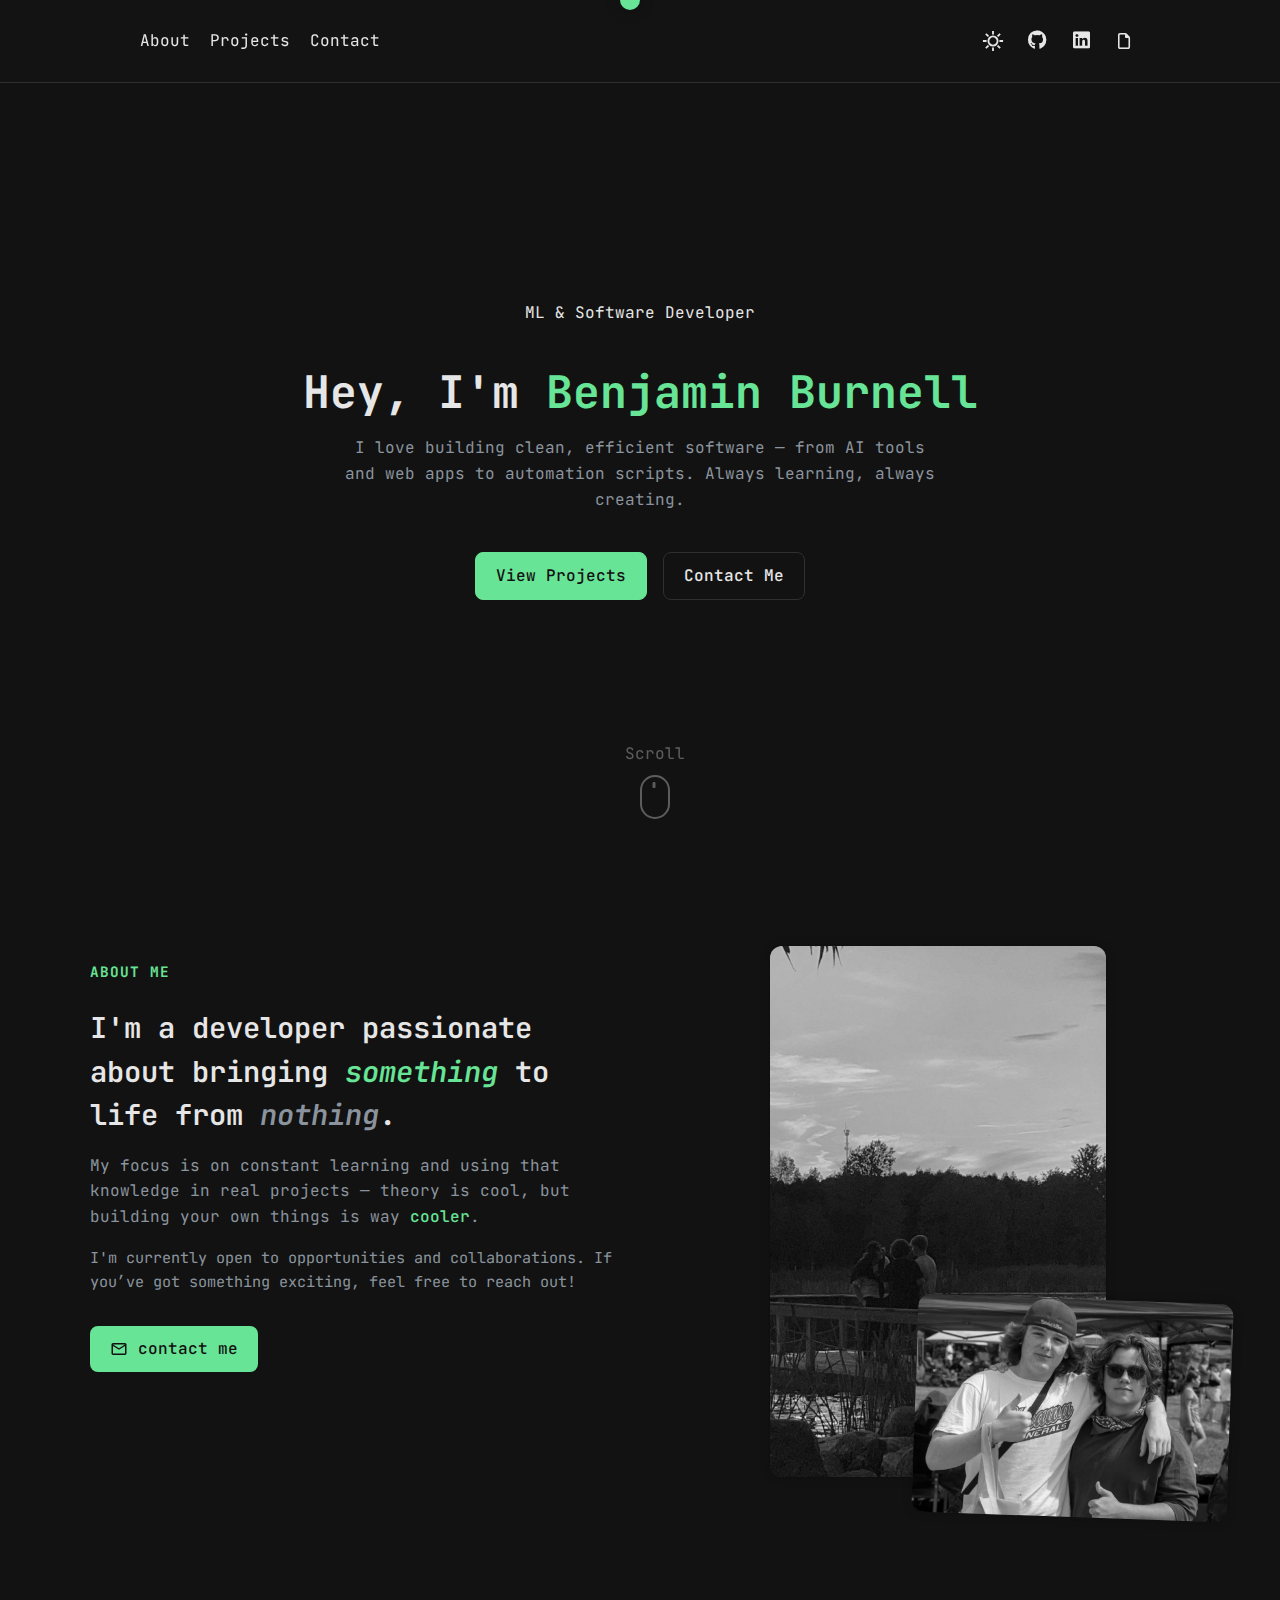
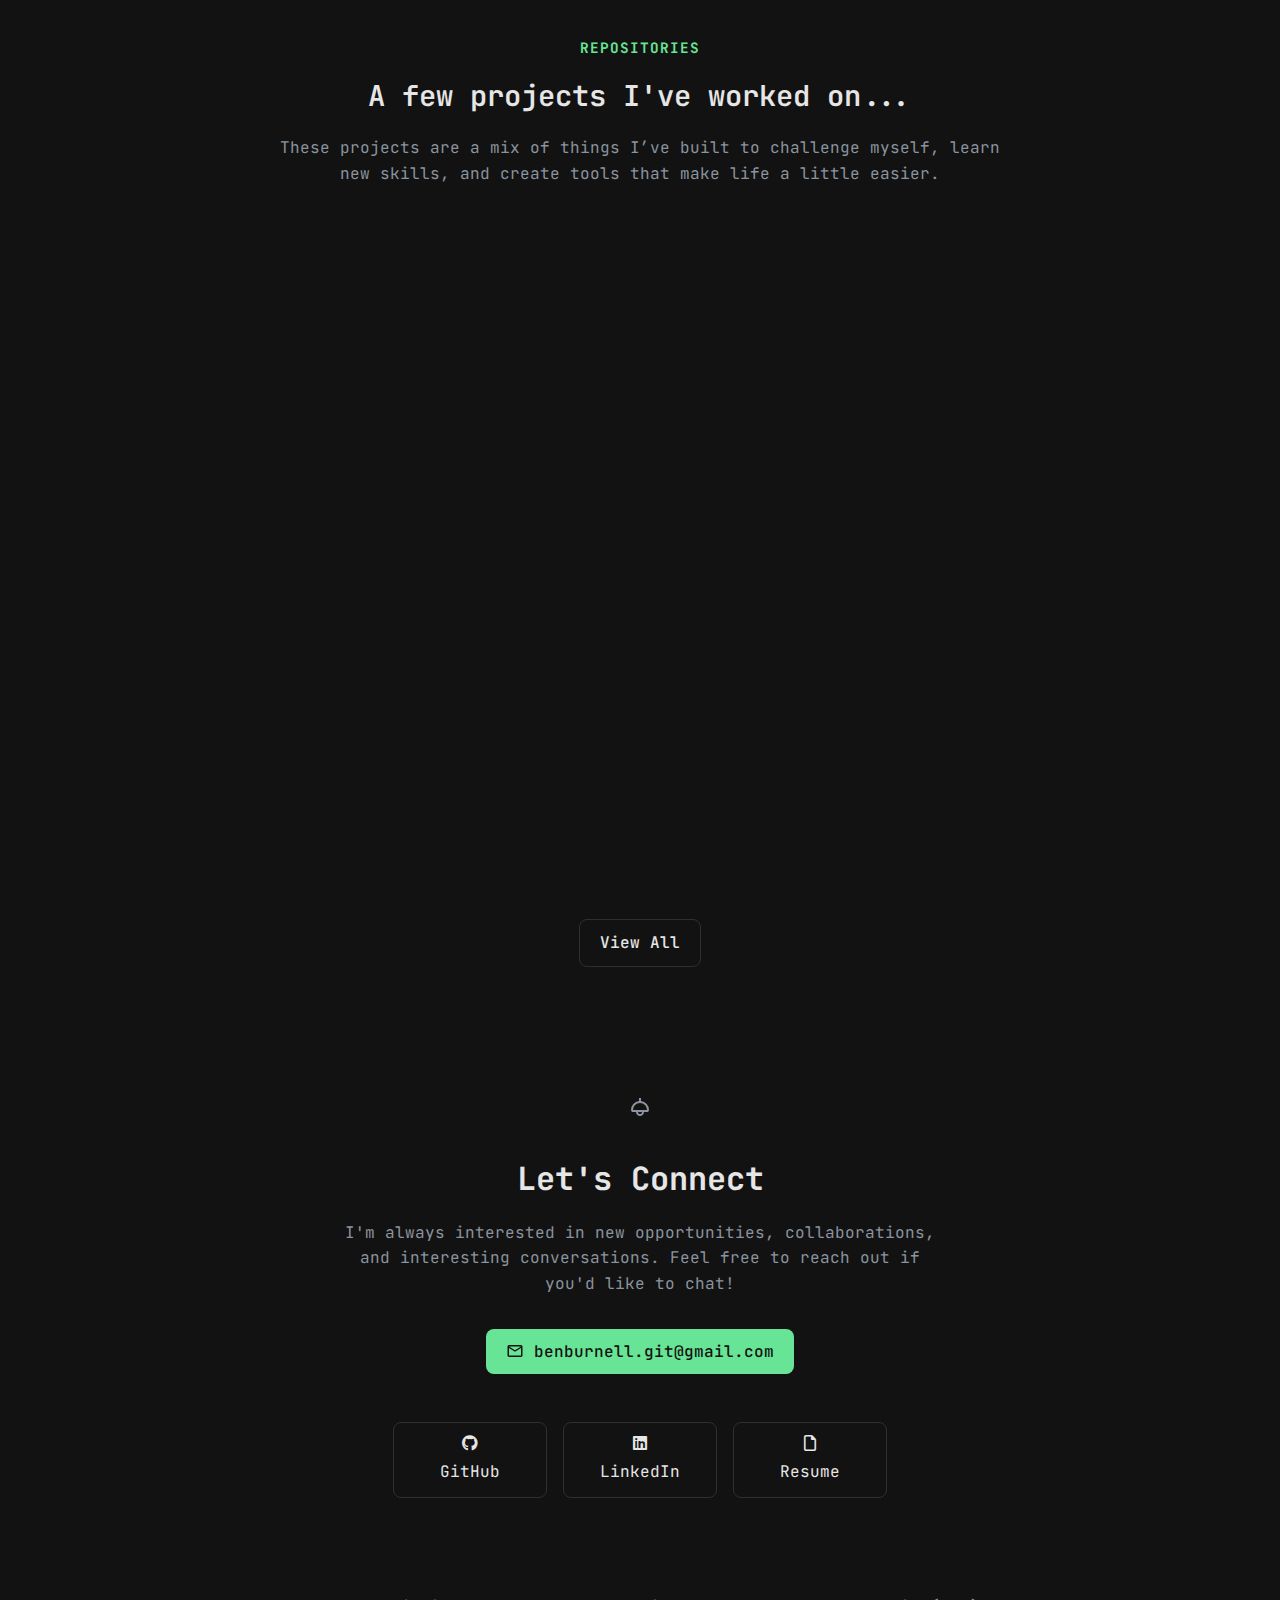
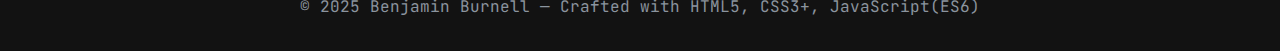
<file: index.html>
<!DOCTYPE html>
<html lang="en">
  <head>
    <meta charset="UTF-8" />
    <meta name="viewport" content="width=device-width, initial-scale=1.0" />
    <title>Benjamin Burnell</title>
    <link
      rel="stylesheet"
      href="https://cdnjs.cloudflare.com/ajax/libs/font-awesome/6.5.0/css/all.min.css"
    />
    <link
      href="https://fonts.googleapis.com/css2?family=Material+Symbols+Outlined"
      rel="stylesheet"
    />
    <link
      href="https://fonts.googleapis.com/css2?family=JetBrains+Mono:wght@400;500;600;700&display=swap"
      rel="stylesheet"
    />
    <link rel="stylesheet" href="style.css" />
  </head>
  <body>
    <!-- Loader -->
    <div id="loader">
      <div class="spinner"></div>
      <p>Loading portfolio...</p>
    </div>

    <header class="navbar hidden">
      <div id="navbar-Content">
        <!-- <h1>
        <span class="bracket">{</span> BenjaminBurnell
        <span class="bracket">}</span>
      </h1> -->
        <nav id="nav-Section-Links">
          <a href="#about">About</a>
          <a href="#projects">Projects</a>
          <a href="#contact">Contact</a>
        </nav>
        <nav class="nav-Buttons-Container">
          <button
            id="theme-toggle"
            class="toggle-btn"
            aria-label="Toggle Theme"
          >
            <!-- Default icon: Moon -->
            <svg
              id="moon-icon"
              xmlns="http://www.w3.org/2000/svg"
              width="22"
              height="22"
              viewBox="0 0 24 24"
              fill="var(--fg)"
            >
              <path d="M21 12.79A9 9 0 0 1 11.21 3 7 7 0 1 0 21 12.79Z" />
            </svg>
            <svg
              id="sun-icon"
              xmlns="http://www.w3.org/2000/svg"
              viewBox="0 -960 960 960"
              fill="var(--fg)"
            >
              <path
                d="M440-760v-160h80v160h-80Zm266 110-55-55 112-115 56 57-113 113Zm54 210v-80h160v80H760ZM440-40v-160h80v160h-80ZM254-652 140-763l57-56 113 113-56 54Zm508 512L651-255l54-54 114 110-57 59ZM40-440v-80h160v80H40Zm157 300-56-57 112-112 29 27 29 28-114 114Zm283-100q-100 0-170-70t-70-170q0-100 70-170t170-70q100 0 170 70t70 170q0 100-70 170t-170 70Zm0-80q66 0 113-47t47-113q0-66-47-113t-113-47q-66 0-113 47t-47 113q0 66 47 113t113 47Zm0-160Z"
              />
            </svg>
          </button>
          <button
            class="social-btn"
            onclick="window.open('https://github.com/benjaminburnell')"
          >
            <i class="fa-brands fa-github" style="font-size: 1.2rem"></i>
          </button>

          <button
            class="social-btn"
            onclick="window.open('https://www.linkedin.com/in/benjaminburnell')"
            target="_blank"
          >
            <i class="fa-brands fa-linkedin" style="font-size: 1.2rem"></i>
          </button>
          <button
            class="social-btn"
            style="padding: 6px 10px"
            id="download-resume"
          >
            <i class="fa-regular fa-file" style="font-size: 1rem"></i>
          </button>
        </nav>
      </div>
    </header>

    <section id="hero" class="hero-section hidden">
      <div class="hero-content">
        <div id="hero-tags">
          <div class="hero-tag">ML & Software Developer</div>
        </div>
        <h1>Hey, I'm <span class="accent">Benjamin Burnell</span></h1>
        <p>
          I love building clean, efficient software — from AI tools and web apps
          to automation scripts. Always learning, always creating.
        </p>

        <div class="hero-buttons">
          <a href="#projects" class="btn-primary"> View Projects </a>
          <a href="#contact" class="btn-secondary"> Contact Me </a>
        </div>
        <div class="scroll-downs">
          <div class="mousey">
            <span>Scroll</span>
            <div class="scroller"></div>
          </div>
        </div>
      </div>
    </section>

    <section id="about" class="about-section hidden">
      <div class="about-container">
        <div class="about-text">
          <h3 class="about-subtitle">ABOUT ME</h3>
          <h2 class="about-title">
            I'm a developer passionate about bringing
            <span class="highlight">something</span> to life from
            <span class="faint">nothing</span>.
          </h2>
          <p class="about-description">
            My focus is on constant learning and using that knowledge in real
            projects — theory is cool, but building your own things is way
            <span class="highlight-alt">cooler</span>.
          </p>
          <p class="about-status">
            I'm currently open to opportunities and collaborations. If you’ve
            got something exciting, feel free to reach out!
          </p>

          <a
            href="mailto:benburnell.git@gmail.com?subject=Let's%20Connect&body=Hi%20Ben%2C%0A%0AI%20found%20your%20portfolio%20and%20wanted%20to%20reach%20out."
            class="contact-email"
          >
            <svg
              xmlns="http://www.w3.org/2000/svg"
              class="icon-mail"
              viewBox="0 -960 960 960"
              fill="#1f1f1f"
            >
              <path
                d="M160-160q-33 0-56.5-23.5T80-240v-480q0-33 23.5-56.5T160-800h640q33 0 56.5 23.5T880-720v480q0 33-23.5 56.5T800-160H160Zm320-280L160-640v400h640v-400L480-440Zm0-80 320-200H160l320 200ZM160-640v-80 480-400Z"
              />
            </svg>
            contact me
          </a>
        </div>

        <div class="about-images">
          <div class="image-wrapper">
            <img src="assets/IMG_2916.jpeg" alt="Developer at lakeside" />
          </div>
          <div class="image-wrapper">
            <img src="assets/IMG_2915.jpeg" alt="Developer at event" />
          </div>
        </div>
      </div>
    </section>

    <section id="projects" class="section fade-in hidden">
      <div class="repo-text">
        <h3 class="repo-subtitle">REPOSITORIES</h3>
        <h1 class="repo-title">A few projects I've worked on...</h1>
        <p class="repo-description">
          These projects are a mix of things I’ve built to challenge myself,
          learn new skills, and create tools that make life a little easier.
        </p>
      </div>
      <div class="repo-grid">
        <div class="repo-card" onclick="openProject('Async-Web-Crawler')">
          <div class="repo-header">
            <h3>Async Web Crawler</h3>
            <div class="repo-links">
              <a target="_blank" aria-label="Visit Live Demo">
                <svg
                  xmlns="http://www.w3.org/2000/svg"
                  class="icon"
                  viewBox="0 -960 960 960"
                  fill="var(--fg)"
                >
                  <path
                    d="M200-120q-33 0-56.5-23.5T120-200v-560q0-33 23.5-56.5T200-840h280v80H200v560h560v-280h80v280q0 33-23.5 56.5T760-120H200Zm188-212-56-56 372-372H560v-80h280v280h-80v-144L388-332Z"
                  />
                </svg>
              </a>
              <!-- <a
              href="https://github.com/BenjaminBurnell/Async-Web-Crawler"
              target="_blank"
              aria-label="View Repository"
            >
              <svg
                xmlns="http://www.w3.org/2000/svg"
                class="icon"
                viewBox="0 0 24 24"
                fill="var(--fg)"
              >
                <path
                  d="M12 .5C5.73.5.5 5.73.5 12a11.5 11.5 0 0 0 7.84 10.93c.57.1.78-.25.78-.56 0-.28-.01-1.02-.02-2-3.19.69-3.86-1.54-3.86-1.54-.52-1.31-1.26-1.66-1.26-1.66-1.03-.7.08-.69.08-.69 1.13.08 1.72 1.16 1.72 1.16 1.02 1.75 2.67 1.24 3.32.95.1-.74.4-1.24.72-1.52-2.55-.29-5.23-1.28-5.23-5.69 0-1.26.45-2.29 1.17-3.1-.12-.29-.51-1.45.11-3.03 0 0 .96-.31 3.15 1.18a10.9 10.9 0 0 1 5.74 0c2.19-1.49 3.15-1.18 3.15-1.18.62 1.58.23 2.74.11 3.03.73.81 1.17 1.84 1.17 3.1 0 4.43-2.69 5.39-5.25 5.67.41.36.77 1.08.77 2.18 0 1.57-.02 2.83-.02 3.22 0 .31.21.67.79.56A11.5 11.5 0 0 0 23.5 12C23.5 5.73 18.27.5 12 .5Z"
                />
              </svg>
            </a> -->
            </div>
          </div>

          <p>
            A fast, asynchronous web crawler written in Python that efficiently
            scrapes and indexes web pages using <strong>asyncio</strong> and
            <strong>aiohttp</strong> for high concurrency, and
            <strong>BeautifulSoup</strong> for HTML parsing.
          </p>

          <div class="repo-tags">
            <span class="tag">Python 3.13</span>
            <span class="tag">aiohttp</span>
            <span class="tag">BeautifulSoup4</span>
            <span class="tag">Asyncio</span>
            <span class="tag">URL Indexer</span>
          </div>

          <div class="repo-meta">
            <span class="lang"><span class="dot python"></span> Python</span>
          </div>
        </div>

        <div class="repo-card" onclick="openProject('Hand-Controller')">
          <div class="repo-header">
            <h3>Hand Controller</h3>
            <div class="repo-links">
              <a target="_blank" aria-label="Visit Live Demo">
                <svg
                  xmlns="http://www.w3.org/2000/svg"
                  class="icon"
                  viewBox="0 -960 960 960"
                  fill="var(--fg)"
                >
                  <path
                    d="M200-120q-33 0-56.5-23.5T120-200v-560q0-33 23.5-56.5T200-840h280v80H200v560h560v-280h80v280q0 33-23.5 56.5T760-120H200Zm188-212-56-56 372-372H560v-80h280v280h-80v-144L388-332Z"
                  />
                </svg>
              </a>
              <!-- <a
              href="https://github.com/BenjaminBurnell/Hand-Controller"
              target="_blank"
              aria-label="View Repository"
            >
              <svg
                xmlns="http://www.w3.org/2000/svg"
                class="icon"
                viewBox="0 0 24 24"
                fill="var(--fg)"
              >
                <path
                  d="M12 .5C5.73.5.5 5.73.5 12a11.5 11.5 0 0 0 7.84 10.93c.57.1.78-.25.78-.56 0-.28-.01-1.02-.02-2-3.19.69-3.86-1.54-3.86-1.54-.52-1.31-1.26-1.66-1.26-1.66-1.03-.7.08-.69.08-.69 1.13.08 1.72 1.16 1.72 1.16 1.02 1.75 2.67 1.24 3.32.95.1-.74.4-1.24.72-1.52-2.55-.29-5.23-1.28-5.23-5.69 0-1.26.45-2.29 1.17-3.1-.12-.29-.51-1.45.11-3.03 0 0 .96-.31 3.15 1.18a10.9 10.9 0 0 1 5.74 0c2.19-1.49 3.15-1.18 3.15-1.18.62 1.58.23 2.74.11 3.03.73.81 1.17 1.84 1.17 3.1 0 4.43-2.69 5.39-5.25 5.67.41.36.77 1.08.77 2.18 0 1.57-.02 2.83-.02 3.22 0 .31.21.67.79.56A11.5 11.5 0 0 0 23.5 12C23.5 5.73 18.27.5 12 .5Z"
                />
              </svg>
            </a> -->
            </div>
          </div>

          <p>
            A computer-vision project that tracks and interprets hand movements
            in real time using a webcam. Built with <strong>OpenCV</strong> and
            <strong>MediaPipe</strong>, it allows gesture-based interaction —
            from controlling apps to manipulating on-screen elements without a
            mouse or keyboard.
          </p>

          <div class="repo-tags">
            <span class="tag">Python 3.12</span>
            <span class="tag">OpenCV</span>
            <span class="tag">MediaPipe</span>
            <span class="tag">NumPy</span>
          </div>

          <div class="repo-meta">
            <span class="lang"><span class="dot python"></span> Python</span>
          </div>
        </div>

        <div class="repo-card" onclick="openProject('Lyrify')">
          <div class="repo-header">
            <h3>Lyrify</h3>
            <div class="repo-links">
              <a target="_blank" aria-label="Visit Live Demo">
                <svg
                  xmlns="http://www.w3.org/2000/svg"
                  class="icon"
                  viewBox="0 -960 960 960"
                  fill="var(--fg)"
                >
                  <path
                    d="M200-120q-33 0-56.5-23.5T120-200v-560q0-33 23.5-56.5T200-840h280v80H200v560h560v-280h80v280q0 33-23.5 56.5T760-120H200Zm188-212-56-56 372-372H560v-80h280v280h-80v-144L388-332Z"
                  />
                </svg>
              </a>
              <!-- <a
              href="https://github.com/BenjaminBurnell/Lyrify"
              target="_blank"
              aria-label="View Repository"
            >
              <svg
                xmlns="http://www.w3.org/2000/svg"
                class="icon"
                viewBox="0 0 24 24"
                fill="var(--fg)"
              >
                <path
                  d="M12 .5C5.73.5.5 5.73.5 12a11.5 11.5 0 0 0 7.84 10.93c.57.1.78-.25.78-.56 0-.28-.01-1.02-.02-2-3.19.69-3.86-1.54-3.86-1.54-.52-1.31-1.26-1.66-1.26-1.66-1.03-.7.08-.69.08-.69 1.13.08 1.72 1.16 1.72 1.16 1.02 1.75 2.67 1.24 3.32.95.1-.74.4-1.24.72-1.52-2.55-.29-5.23-1.28-5.23-5.69 0-1.26.45-2.29 1.17-3.1-.12-.29-.51-1.45.11-3.03 0 0 .96-.31 3.15 1.18a10.9 10.9 0 0 1 5.74 0c2.19-1.49 3.15-1.18 3.15-1.18.62 1.58.23 2.74.11 3.03.73.81 1.17 1.84 1.17 3.1 0 4.43-2.69 5.39-5.25 5.67.41.36.77 1.08.77 2.18 0 1.57-.02 2.83-.02 3.22 0 .31.21.67.79.56A11.5 11.5 0 0 0 23.5 12C23.5 5.73 18.27.5 12 .5Z"
                />
              </svg>
            </a> -->
            </div>
          </div>

          <p>
            A sleek web app that syncs Spotify tracks with
            <strong>real-time lyrics</strong> — delivering a live
            <strong>karaoke-style</strong> experience with adaptive themes and
            smooth visual transitions.
          </p>

          <div class="repo-tags">
            <span class="tag">JavaScript (ES6)</span>
            <span class="tag">Spotify Web API</span>
            <span class="tag">LRC Lib API</span>
          </div>

          <div class="repo-meta">
            <span class="lang"><span class="dot js"></span> JavaScript</span>
          </div>
        </div>

        <div class="repo-card" onclick="openProject('Cube-Solver')">
          <div class="repo-header">
            <h3>Rubix Cube Solver</h3>
            <div class="repo-links">
              <a target="_blank" aria-label="Visit Live Demo">
                <svg
                  xmlns="http://www.w3.org/2000/svg"
                  class="icon"
                  viewBox="0 -960 960 960"
                  fill="var(--fg)"
                >
                  <path
                    d="M200-120q-33 0-56.5-23.5T120-200v-560q0-33 23.5-56.5T200-840h280v80H200v560h560v-280h80v280q0 33-23.5 56.5T760-120H200Zm188-212-56-56 372-372H560v-80h280v280h-80v-144L388-332Z"
                  />
                </svg>
              </a>
              <!-- <a
              href="https://github.com/BenjaminBurnell/Cube_Solver"
              target="_blank"
              aria-label="View Repository"
            >
              <svg
                xmlns="http://www.w3.org/2000/svg"
                class="icon"
                viewBox="0 0 24 24"
                fill="var(--fg)"
              >
                <path
                  d="M12 .5C5.73.5.5 5.73.5 12a11.5 11.5 0 0 0 7.84 10.93c.57.1.78-.25.78-.56 0-.28-.01-1.02-.02-2-3.19.69-3.86-1.54-3.86-1.54-.52-1.31-1.26-1.66-1.26-1.66-1.03-.7.08-.69.08-.69 1.13.08 1.72 1.16 1.72 1.16 1.02 1.75 2.67 1.24 3.32.95.1-.74.4-1.24.72-1.52-2.55-.29-5.23-1.28-5.23-5.69 0-1.26.45-2.29 1.17-3.1-.12-.29-.51-1.45.11-3.03 0 0 .96-.31 3.15 1.18a10.9 10.9 0 0 1 5.74 0c2.19-1.49 3.15-1.18 3.15-1.18.62 1.58.23 2.74.11 3.03.73.81 1.17 1.84 1.17 3.1 0 4.43-2.69 5.39-5.25 5.67.41.36.77 1.08.77 2.18 0 1.57-.02 2.83-.02 3.22 0 .31.21.67.79.56A11.5 11.5 0 0 0 23.5 12C23.5 5.73 18.27.5 12 .5Z"
                />
              </svg>
            </a> -->
            </div>
          </div>

          <p>
            An intelligent Rubik’s Cube solver built with Python that uses
            computer vision and color classification to identify cube states and
            compute the optimal solution.
          </p>

          <div class="repo-tags">
            <span class="tag">Python 3.12</span>
            <span class="tag">OpenCV</span>
            <span class="tag">NumPy</span>
            <span class="tag">Kociemba</span>
            <span class="tag">Scikit-Learn</span>
          </div>

          <div class="repo-meta">
            <span class="lang"><span class="dot python"></span> Python</span>
          </div>
        </div>

        <!-- Repeat this structure for other repos -->
      </div>
      <div class="repo-buttons">
        <a href="projects/" class="btn-secondary"> View All </a>
      </div>
    </section>

    <section id="contact" class="contact-section">
      <div id="highlight-light-container">
        <svg
          xmlns="http://www.w3.org/2000/svg"
          height="24px"
          viewBox="0 -960 960 960"
          width="24px"
          fill="var(--muted)"
          id="highlight-light-icon"
        >
          <path
            d="M480-120q-66 0-113-47t-47-113H200q-33 0-56.5-23.5T120-360q0-140 92-241.5T440-718v-122h80v122q136 15 228 116.5T840-360q0 33-23.5 56.5T760-280H640q0 66-47 113t-113 47ZM200-360h560q0-116-82-198t-198-82q-116 0-198 82t-82 198Zm280 160q33 0 56.5-23.5T560-280H400q0 33 23.5 56.5T480-200Zm0-80Z"
          />
        </svg>

        <div id="highlight-light">
          <div id="light-element"></div>
        </div>
      </div>
      <h2>Let's Connect</h2>
      <p class="contact-text">
        I'm always interested in new opportunities, collaborations, and
        interesting conversations. Feel free to reach out if you'd like to chat!
      </p>

      <a
        href="mailto:benburnell.git@gmail.com?subject=Let's%20Connect&body=Hi%20Ben%2C%0A%0AI%20found%20your%20portfolio%20and%20wanted%20to%20reach%20out."
        class="contact-email"
      >
        <svg
          xmlns="http://www.w3.org/2000/svg"
          class="icon-mail"
          viewBox="0 -960 960 960"
          fill="#1f1f1f"
        >
          <path
            d="M160-160q-33 0-56.5-23.5T80-240v-480q0-33 23.5-56.5T160-800h640q33 0 56.5 23.5T880-720v480q0 33-23.5 56.5T800-160H160Zm320-280L160-640v400h640v-400L480-440Zm0-80 320-200H160l320 200ZM160-640v-80 480-400Z"
          />
        </svg>
        benburnell.git@gmail.com
      </a>

      <div class="social-links">
        <a href="https://github.com/benjaminburnell" target="_blank">
          <i class="fa-brands fa-github"></i>
          GitHub
        </a>
        <a href="https://www.linkedin.com/in/benjaminburnell/" target="_blank">
          <i class="fa-brands fa-linkedin"></i>
          LinkedIn
        </a>
        <a
          href="assets/Ben Burnell's Resume.pdf"
          download="Ben Burnell's Resume.pdf"
          target="_blank"
        >
          <i class="fa-regular fa-file"></i>
          Resume
        </a>
        <!-- <a href="https://youtube.com/@yourusername" target="_blank">
        <i class="fa-brands fa-youtube"></i>
        YouTube
      </a> -->
      </div>
    </section>

    <footer class="fade-in hidden">
      <p>
        © 2025 Benjamin Burnell — Crafted with HTML5, CSS3+, JavaScript(ES6)
      </p>
    </footer>

    <!-- Email Popup -->
    <div id="email-popup" class="email-popup email-hidden">
      <div class="email-popup-content">
        <h3>Contact Me</h3>
        <p>Choose how you’d like to reach me:</p>

        <div class="email-options">
          <a
            href="https://mail.google.com/mail/?view=cm&fs=1&to=benburnell.git@gmail.com"
            target="_blank"
            class="email-btn"
          >
            <i class="fa-brands fa-google"></i>Gmail
          </a>
          <a
            href="https://compose.mail.yahoo.com/?to=benburnell.git@gmail.com"
            target="_blank"
            class="email-btn"
          >
            <i class="fa-brands fa-yahoo"></i>Yahoo
          </a>
          <a
            href="https://outlook.live.com/mail/0/deeplink/compose?to=benburnell.git@gmail.com"
            target="_blank"
            class="email-btn"
          >
            <i class="fa-brands fa-windows"></i>Outlook
          </a>
          <button id="copy-email" class="email-btn">
            <i class="fa-regular fa-copy"></i>Copy Email
          </button>
        </div>

        <button id="close-popup" class="close-popup">Close</button>
      </div>
    </div>

    <div id="custom-cursor"></div>

    <script>
      document
        .getElementById("download-resume")
        .addEventListener("click", () => {
          const link = document.createElement("a");
          link.href = "assets/Ben Burnell's Resume.pdf";
          link.download = "Ben Burnell's Resume.pdf";
          document.body.appendChild(link);
          link.click();
          document.body.removeChild(link);
        });
    </script>
    <script src="script.js"></script>
  </body>
</html>
</file>
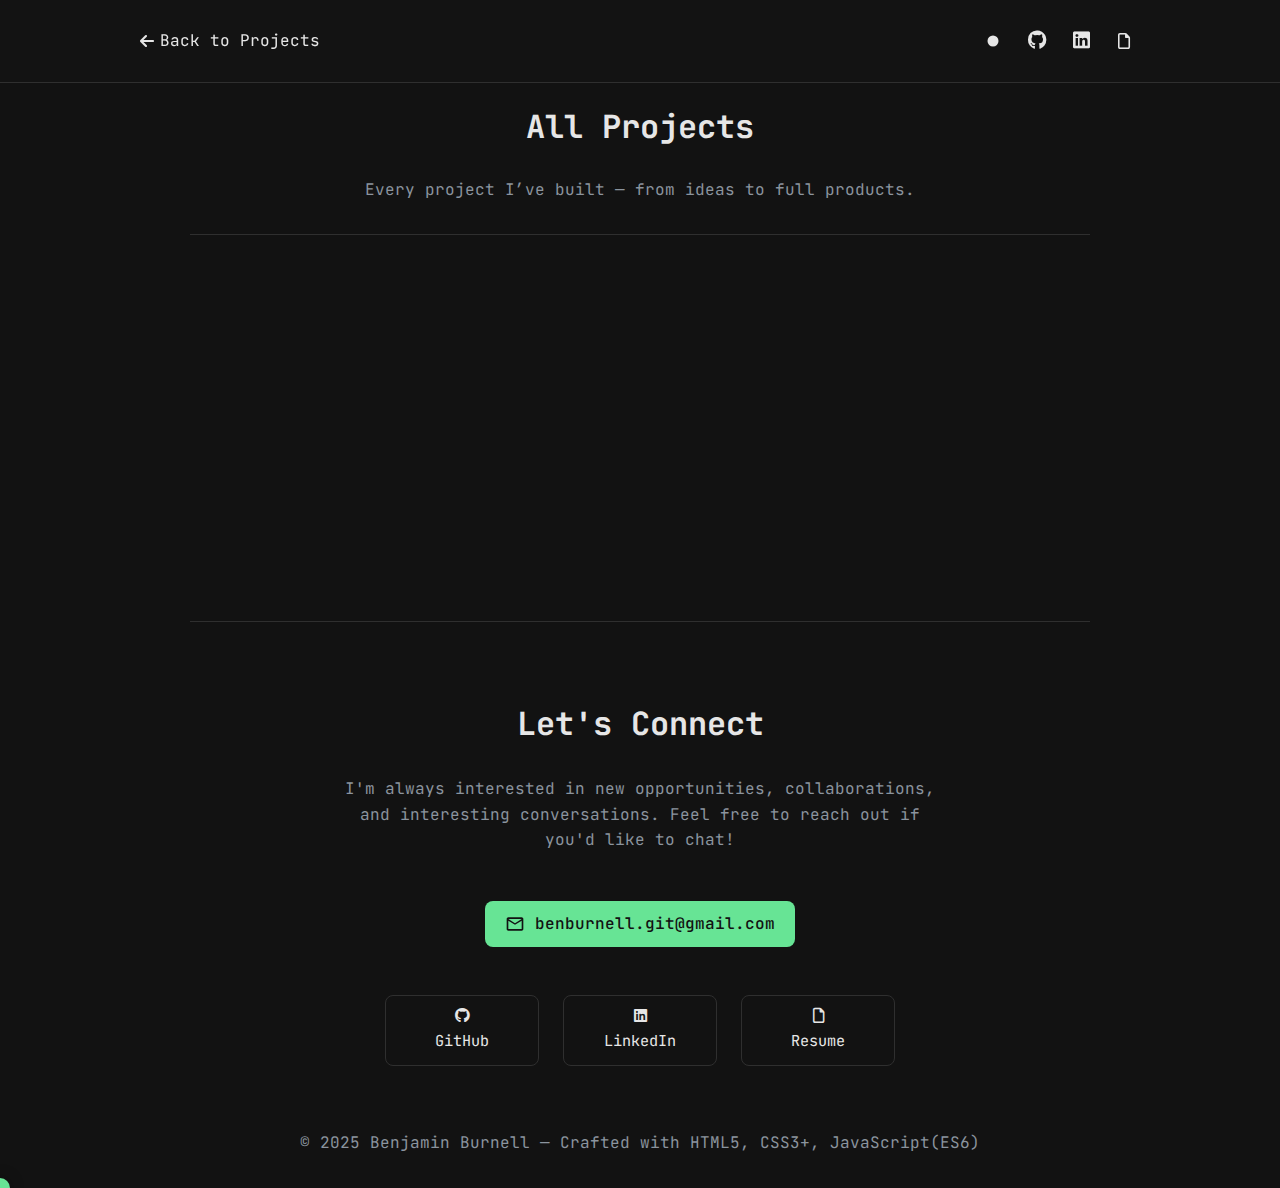
<file: projects/index.html>
<!DOCTYPE html>
<html lang="en">

<head>
    <meta charset="UTF-8" />
    <meta name="viewport" content="width=device-width, initial-scale=1.0" />
    <title>All Projects | Benjamin Burnell</title>
    <link rel="stylesheet" href="https://cdnjs.cloudflare.com/ajax/libs/font-awesome/6.5.0/css/all.min.css" />
    <link href="https://fonts.googleapis.com/css2?family=JetBrains+Mono:wght@400;500;600;700&display=swap"
        rel="stylesheet" />
    <link rel="stylesheet" href="../style.css" />
    <link rel="icon" type="image/png" href="../assets/favicon.png" />

    <style>
        body {
            width: 100%;
            background: var(--bg);
            color: var(--fg);
            display: block;
            overflow-x: hidden;
            overflow-y: auto;
            min-height: 100vh;
        }

        main {
            display: flex;
            flex-direction: column;
            align-items: center;
            width: 100%;
            max-width: 900px;
            margin: 0 auto;
            padding-top: 80px;
            box-sizing: border-box;
        }

        .section-title {
            font-size: 2rem;
            margin-bottom: 0.5rem;
            text-align: center;
            font-weight: 700;
        }

        .section-subtext {
            width:calc(100% - 50px);
            color: var(--muted);
            text-align: center;
            margin-bottom: 2rem;
            font-size: 1rem;
        }

        /* ====== Load Animation ====== */
        .project-item {
            opacity: 0;
            transform: translateY(10px);
        }

        @keyframes fadeUp {
            from {
                opacity: 0;
                transform: translateY(10px);
            }

            to {
                opacity: 1;
                transform: translateY(0);
            }
        }

        /* ==== Flat List Styling ==== */
        .projects-list {
            margin-bottom: 50px;
            width: 100%;
            display: flex;
            flex-direction: column;
            border-top: 1px solid var(--border, #2b2f36);
            border-bottom: 1px solid var(--border, #2b2f36);
        }

        .project-item {
            display: flex;
            align-items: center;
            justify-content: space-between;
            padding: 0.9rem 1.2rem;
            border-bottom: 1px solid var(--border, #2b2f36);
            background: transparent;
            transition: background 0.15s ease, color 0.15s ease;
            color: var(--fg);
            text-decoration: none;
            gap: 5px;
        }

        .project-item:hover {
            background: rgba(100, 200, 255, 0.08);
        }

        .project-info {
            display: flex;
            align-items: center;
            gap: 12px;
        }

        .project-info i {
            font-size: 1rem;
        }

        .project-title {
            font-weight: 600;
            color: var(--fg);
            font-size: 0.95rem;
        }

        .project-description {
            font-weight: 400;
            color: var(--muted);
            font-size: 0.9rem;
        }

        .project-link {
            text-decoration: none;
            color: var(--fg);
            font-size: 0.9rem;
            font-weight: 500;
            transition: opacity 0.2s;
        }

        .project-link:hover {
            opacity: 0.8;
        }

        footer {
            text-align: center;
            margin-top: 2rem;
            padding-bottom: 1rem;
            color: var(--muted);
        }

        .social-links {
            margin-top: 3rem;
            display: flex;
            justify-content: center;
            gap: 1.5rem;
            flex-wrap: wrap;
        }

        .social-links a {
            display: inline-flex;
            align-items: center;
            gap: 6px;
            text-decoration: none;
            color: var(--fg);
            font-size: 0.95rem;
            transition: color 0.2s;
        }

        .social-links a:hover {
            color: var(--accent);
        }

        .contact-email {
            margin-top: 1rem;
            display: inline-flex;
            align-items: center;
            gap: 10px;
            text-decoration: none;
            color: var(--bg);
            font-weight: 500;
            transition: opacity 0.2s;
        }

        .contact-email:hover {
            opacity: 0.8;
        }

        .contact-text {
            width:calc(100% - 50px);
        }

        .icon-mail {
            width: 20px;
            height: 20px;
            color: var(--bg);
        }

        .back-btn {
            display: none;
        }

        .back-btn-1 {
            display: inline-flex;
            align-items: center;
            justify-self: center;
            gap: 6px;
            color: var(--fg);
            text-decoration: none;
            transition: color 0.2s;
        }

        @media (min-width:800px) {
            .back-btn-1 {
                display: none;
            }

            .back-btn {
                display: inline-flex;
                align-items: center;
                justify-self: center;
                gap: 6px;
                color: var(--fg);
                text-decoration: none;
                transition: color 0.2s;
            }

            .back-btn:hover {
                color: var(--accent);
            }
        }

        /* Exit animation — fade and move upward */
        .fade-up-exit {
            opacity: 1;
            transform: translateY(0);
            animation: fadeUpExit 0.5s ease forwards;
        }

        @keyframes fadeUpExit {
            to {
                opacity: 0;
                transform: translateY(-40px);
            }
        }


    </style>
</head>

<body>
    <!-- Loader -->
    <div id="loader">
        <div class="spinner"></div>
        <p>Loading Projects...</p>
    </div>

    <!-- Navbar -->
    <header class="navbar hidden">
        <div id="navbar-Content">
            <!-- <nav id="nav-Section-Links">
                <a href="../index.html#about">About</a>
                <a href="../index.html#projects">Projects</a>
                <a href="../index.html#contact">Contact</a>
            </nav> -->
            <a href="../index.html" class="back-btn-1"><i class="fa-solid fa-arrow-left"></i></a>
            <a href="../projects" class="back-btn"><i class="fa-solid fa-arrow-left"></i> Back to Projects</a>
            <nav class="nav-Buttons-Container">
                <button id="theme-toggle" class="toggle-btn" aria-label="Toggle Theme">
                    <svg id="moon-icon" xmlns="http://www.w3.org/2000/svg" width="22" height="22" viewBox="0 0 24 24"
                        fill="var(--fg)">
                        <path d="M21 12.79A9 9 0 0 1 11.21 3 7 7 0 1 0 21 12.79Z" />
                    </svg>
                    <svg id="sun-icon" xmlns="http://www.w3.org/2000/svg" width="22" height="22" viewBox="0 0 24 24"
                        fill="var(--fg)">
                        <path d="M12 18a6 6 0 1 1 0-12 6 6 0 0 1 0 12Z" />
                    </svg>
                </button>
                <button class="social-btn" onclick="window.open('https://github.com/benjaminburnell')">
                    <i class="fa-brands fa-github" style="font-size: 1.2rem;"></i>
                </button>

                <button class="social-btn" onclick="window.open('https://www.linkedin.com/in/ben-burnell-923b19326/')"
                    target="_blank">
                    <i class="fa-brands fa-linkedin" style="font-size: 1.2rem;"></i>
                </button>
                <button class="social-btn" style="padding:6px 10px;" id="download-resume">
                    <i class="fa-regular fa-file" style="font-size: 1rem;"></i>
                </button>
            </nav>
        </div>
    </header>

    <main>
        <h1 class="section-title">All Projects</h1>
        <p class="section-subtext">Every project I’ve built — from ideas to full products.</p>

        <div class="projects-list" id="projects-container"></div>

        <!-- Social Links (same style as portfolio footer) -->
        <h2 style="font-size: 2rem;">Let's Connect</h2>
        <p class="contact-text">
            I'm always interested in new opportunities, collaborations, and
            interesting conversations. Feel free to reach out if you'd like to chat!
        </p>

        <a href="mailto:benburnell.git@gmail.com?subject=Let's%20Connect&body=Hi%20Ben%2C%0A%0AI%20found%20your%20portfolio%20and%20wanted%20to%20reach%20out."
            class="contact-email">
            <svg xmlns="http://www.w3.org/2000/svg" class="icon-mail" viewBox="0 -960 960 960">
                <path
                    d="M160-160q-33 0-56.5-23.5T80-240v-480q0-33 23.5-56.5T160-800h640q33 0 56.5 23.5T880-720v480q0 33-23.5 56.5T800-160H160Zm320-280L160-640v400h640v-400L480-440Zm0-80 320-200H160l320 200ZM160-640v-80 480-400Z" />
            </svg>
            benburnell.git@gmail.com
        </a>

        <div class="social-links">
            <a href="https://github.com/benjaminburnell" target="_blank">
                <i class="fa-brands fa-github"></i>
                GitHub
            </a>
            <a href="https://www.linkedin.com/in/ben-burnell-923b19326/" target="_blank">
                <i class="fa-brands fa-linkedin"></i>
                LinkedIn
            </a>
            <a href="assets/Ben Burnell's Resume.pdf" download="Ben Burnell's Resume.pdf" target="_blank">
                <i class="fa-regular fa-file"></i>
                Resume
            </a>
            <!-- <a href="https://youtube.com/@yourusername" target="_blank">
                <i class="fa-brands fa-youtube"></i>
                YouTube
            </a> -->
        </div>

        <footer>
            <p>© 2025 Benjamin Burnell — Crafted with HTML5, CSS3+, JavaScript(ES6)</p>
        </footer>
    </main>

    <!-- Email Popup -->
    <div id="email-popup" class="email-popup email-hidden">
        <div class="email-popup-content">
            <h3>Contact Me</h3>
            <p>Choose how you’d like to reach me:</p>

            <div class="email-options">
                <a href="https://mail.google.com/mail/?view=cm&fs=1&to=benburnell.git@gmail.com" target="_blank"
                    class="email-btn">
                    <i class="fa-brands fa-google"></i>Gmail
                </a>
                <a href="https://compose.mail.yahoo.com/?to=benburnell.git@gmail.com" target="_blank" class="email-btn">
                    <i class="fa-brands fa-yahoo"></i>Yahoo
                </a>
                <a href="https://outlook.live.com/mail/0/deeplink/compose?to=benburnell.git@gmail.com" target="_blank"
                    class="email-btn">
                    <i class="fa-brands fa-windows"></i>Outlook
                </a>
                <button id="copy-email" class="email-btn">
                    <i class="fa-regular fa-copy"></i>Copy Email
                </button>
            </div>

            <button id="close-popup" class="close-popup">Close</button>
        </div>
    </div>

    <div id="custom-cursor"></div>

    <script defer src="../script.js"></script>
    <script>
        const projects = [
            { title: "Lyrify", description: "Minimalistic web app that syncs Spotify with live lyrics", link: "Lyrify" },
            { title: "Async Web Crawler", description: "Asynchronous Python crawler using aiohttp & BeautifulSoup", link: "Async-Web-Crawler" },
            { title: "Bible API", description: "REST API for accessing Bible verses, chapters, and tools", link: "Bible-API" },
            { title: "Rubik’s Cube Solver", description: "Computer vision-based solver that classifies and solves cubes", link: "Cube-Solver" },
            { title: "Portfolio Website", description: "Personal portfolio built with HTML, CSS, and JavaScript", link: "Portfolio" }
        ];

        const container = document.getElementById("projects-container");
        projects.forEach((project, index) => {
            const item = document.createElement("a");
            item.classList.add("project-item");
            item.href = window.location.origin + "/Project/?name=" + encodeURIComponent(project.link)
            item.innerHTML = `
        <div class="project-info">
          <i class="fa-regular fa-file-code"></i>
          <div>
            <div class="project-title">${project.title}</div>
            <div class="project-description">${project.description}</div>
          </div>
        </div>
        <a class="project-link" target="_blank">
          <i class="fa-solid fa-arrow-up-right-from-square"></i>
        </a>`;
            setTimeout(function () {
                item.style.animation = "fadeUp 0.6s ease forwards"
                item.style.animationDelay = `${index * 0.05}s`;

                container.appendChild(item);

                item.addEventListener('mouseover', () => {
                    customCursor.classList.add('hover-target');
                });
                item.addEventListener('mouseout', () => {
                    customCursor.classList.remove('hover-target');
                });
            }, 500)
        });
    </script>
</body>

</html>
</file>
<file: style.css>
@import url('https://fonts.googleapis.com/css2?family=Fira+Code:wght@400;600&display=swap');

/* ===================== COLOR VARIABLES ===================== */
:root {
  --bg: #121212;
  --bg-seethroug: #16161650;
  --bg-alt: #202020;
  --fg: #e6e6e6;
  --accent: #67E495;
  --border: #2f2f2f;
  --muted: #8b949e;

  --lang-python: #3572A5;
  --lang-js: #f1e05a;
  --lang-pyml: #ffca28;
  --lang-html: #e34c26;
}

/* Light theme */
body.light {
  --bg: #f6f8fa;
  --bg-seethroug: #f6f8fa50;
  --bg-alt: #ebebeb;
  --fg: #24292f;
  --border: #dfdfdf;
  --accent: #2ea043;
  --muted: #57606a;
}

/* ===================== BASE ===================== */
@media (pointer: fine) {
  body, html {
    cursor: none !important;
  }

  a, button {
    cursor: none;
  }
}

@media (pointer: coarse) {
  body, html {
    cursor: pointer !important;
  }

  a, button {
    cursor: pointer;
  }
}

body {
  user-select: none;
  margin: 0;
  width:100vw;
  height:100vh;
  font-family: "JetBrains Mono", monospace;
  /* font-family: 'Fira Code', monospace; */
  background: var(--bg);
  color: var(--fg);
  line-height: 1.6;
  overflow-x: hidden;
  display: flex;
  flex-direction: column;
  align-items:center;
  transition: 0.3s, color 0.3s;
}

/* ===================== LOADER ===================== */
#loader {
  position: fixed;
  inset: 0;
  background: var(--bg);
  display: flex;
  flex-direction: column;
  justify-content: center;
  align-items: center;
  z-index: 999;
  color: var(--accent);
  font-size: 1.1rem;
  transition: opacity 0.5s ease, visibility 0.5s ease;
}

.spinner {
  width: 40px;
  height: 40px;
  border: 4px solid var(--border);
  border-top: 4px solid var(--accent);
  border-radius: 50%;
  animation: spin 1s linear infinite;
  margin-bottom: 1rem;
}

@keyframes spin {
  to { transform: rotate(360deg); }
}

#loader.fade-out {
  opacity: 0;
  visibility: hidden;
}

/* ===================== NAVBAR ===================== */
.navbar {
  background: var(--bg-seethroug);
  padding: 1rem 0px;
  display: flex;
  justify-content: center;
  align-items: center;
  border-bottom: 1px solid var(--border);
  position: fixed;
  top: 0;
  z-index: 10;
  opacity: 0;
  height:50px;
  width:100vw;
  overflow:hidden;
  transform: translateY(-10px);
  transition: opacity 0.6s ease, transform 0.6s ease;
  backdrop-filter: blur(1rem);
  backdrop-filter: blur(1rem);
}

#navbar-Content {
  width:calc(100vw - 50px);
  max-width: 1000px;
  height:100%;
  display:flex;
  align-items:center;
  justify-content: space-between;
}

@media (max-width:800px) {
  #nav-Section-Links {
    display: none;
  }
}

@media (min-width:800px) {
  #nav-Section-Links {
    display: flex;
    gap:20px;
  }
}


.nav-Buttons-Container {
  display:flex;
  gap:10px;
}

.navbar.visible {
  opacity: 1;
  transform: translateY(0);
}

.navbar h1 {
  margin: 0;
  font-weight: 600;
}

.navbar .bracket {
  color: var(--accent);
}

.navbar nav a {
  color: var(--fg);
  /* margin-left: 1rem; */
  text-decoration: none;
  transition: color 0.2s;
}

.navbar nav a:hover {
  color: var(--accent);
}

/* ===================== HERO SECTION ===================== */
.hero-section {
  display: flex;
  align-items: center;
  justify-content: center;
  flex-direction: column;
  text-align: center;
  max-height: 700px;
  min-height: calc(100vh - 100px);
  /* background: var(--bg); */
  color: var(--fg);
  /* padding: 3rem 1rem; */
  /* border-bottom: 1px solid var(--border); */

  /* Pop-up entrance (initial state) */
  opacity: 0;
  margin-top: 50px;
  transform: translateY(20px) scale(0.97);
  transition: opacity 0.8s ease, transform 0.8s ease;
  width:calc(100vw - 50px);
  max-width: 900px;
}

/* When revealed by JS */
.hero-section.visible {
  opacity: 1;
  transform: translateY(0) scale(1);
}

/* Content styling */
.hero-content h1 {
  font-size: 2.8rem;
  margin-bottom: 0.5rem;
  font-weight: 700;
}

.hero-content .accent {
  color: var(--accent);
}

.hero-content h2 {
  font-size: 1.4rem;
  font-weight: 400;
  color: var(--muted);
  margin-bottom: 1.5rem;
}

pre {
  color: red;
}

.hero-content p {
  max-width: 600px;
  margin: 0 auto 2.5rem;
  color: var(--muted);
  line-height: 1.6;
  font-size: 1rem;
}

/* Buttons */
.hero-buttons {
  display: flex;
  gap: 1rem;
  justify-content: center;
  flex-wrap: wrap;
}

.btn-primary,
.btn-secondary {
  display: inline-flex;
  align-items: center;
  gap: 8px;
  text-decoration: none;
  font-weight: 500;
  border-radius: 8px;
  padding: 10px 20px;
  transition: all 0.3s ease;
}

/* Primary Button (Accent Color) */
.btn-primary {
  background: var(--accent);
  color: #fff; 
  border: 1px solid var(--accent);
}

.hero-buttons > .btn-primary {
  color:var(--bg)
}

.btn-primary:hover {
  background: transparent;
  color: var(--accent);
}

/* Secondary Button (Outline Style) */
.btn-secondary {
  border: 1px solid var(--border);
  color: var(--fg);
}

.btn-secondary:hover {
  border-color: var(--accent);
  color: var(--accent);
}

/* Icon sizing inside buttons */
.btn-primary i,
.btn-secondary i {
  font-size: 1rem;
}



/* Mouse Scroll */
@media (max-width:800px) {
  .scroll-downs {
    display:none;
  }
}

@media (min-width:800px) {
  .scroll-downs {
    position: absolute;
    bottom: 0px;
    left:50%;
    transform:translate(-50%);
    width :30px;
    height:75px;
    display:flex;
    flex-direction: column;
  }
}

.mousey > span {
  position: absolute;
  left:50%;
  bottom:50px;
  transform:translate(-50%);
  text-align:center;
  margin: auto;
}

.mousey {
  width :26px;
  height: 40px;
  border: 2px solid var(--fg);
  border-radius: 25px;
  opacity:0.35;
  box-sizing: content-box;
  position:relative;
  transition:.15s;
}

.scroller {
  width: 3px;
  height: 6px;
  top:5px;
  position:absolute;
  left:calc(50% - 1px);
  transform:translate(-50%);
  border-radius: 25%;
  background-color: var(--fg);
  animation-name: scroll;
  animation-duration: 1.5s;
  animation-timing-function: cubic-bezier(.15,.41,.69,.94);
  animation-iteration-count: infinite;
}

@keyframes scroll {
  0% { opacity: 0; }
  10% { transform: translateY(0); opacity: 1; }
  100% { transform: translateY(10px); opacity: 0;}
}

@media (max-width: 500px) {
  .hero-section {
    text-align: left;
    align-items: left;
  }

  .hero-buttons {
    justify-content: left;
  }
}

/* ===================== ANIMATION SEQUENCE ===================== */

/* Make hero children fade in sequentially */
.hero-content > * {
  opacity: 0;
  transform: translateY(15px);
  transition: opacity 0.6s ease, transform 0.6s ease;
}

/* When visible, fade them in */
.hero-section.visible .hero-content > * {
  opacity: 1;
  transform: translateY(0);
}

/* Delay order for staggered fade-ins */
.hero-content h1 {
  transition-delay: 0.1s;
}

.hero-content h2 {
  transition-delay: 0.2s;
}

.hero-content p {
  transition-delay: 0.3s;
}

.hero-buttons {
  transition-delay: 0.4s;
}

/* ===================== RESPONSIVE ===================== */
@media (max-width: 700px) {
  .hero-content h1 {
    font-size: 2.2rem;
  }

  .hero-content h2 {
    font-size: 1.2rem;
  }

  .hero-content p {
    font-size: 0.95rem;
  }
}

/* ===================== THEME TOGGLE ===================== */
.toggle-btn {
  /* margin-left: 1rem; */
  background: none;
  border: none;
  display: flex;
  align-items: center;
  justify-content: center;
  padding: 6px;
  border-radius: 6px;
  transition: 0.3s ease, transform 0.3s ease;
  color: var(--fg);
}

.toggle-btn:hover {
  background: var(--bg-alt);
  /* transform: rotate(10deg);   */
  transition:.0s;
}

.social-btn {
  background: none;
  border: none;
  display: flex;
  align-items: center;
  justify-content: center;
  padding: 6px 8px;
  border-radius: 6px;
  transition: 0.3s ease, transform 0.3s ease;
  color: var(--fg);
}

.social-btn:hover {
  background: var(--bg-alt);
  /* transform: rotate(10deg);   */
  transition:.0s;
}

#moon-icon, #sun-icon {
  width: 22px;
  height: 22px;
  transition: opacity 0.3s ease;
}

body.light #moon-icon {
  display: none;
}

body:not(.light) #sun-icon {
  display: none;
}

/* ===================== ABOUT SECTION ===================== */
.about-section {
  padding: 6rem 1.5rem;
  color: var(--fg);
  opacity: 0;
  transform: translateY(20px);
  transition: opacity 0.8s ease, transform 0.8s ease;
}

.about-section.visible {
  opacity: 1;
  transform: translateY(0);
}

.about-container {
  display: grid;
  grid-template-columns: 1fr 1fr;
  align-items: start;
  justify-content: center;
  max-width: 1100px;
  margin: 0 auto;
  gap: 2.5rem;
  position: relative;
}

.about-text {
  z-index: 2;
  align-self: start;
  text-align:left;
}

.about-subtitle {
  color: var(--accent);
  font-size: 0.9rem;
  text-transform: uppercase;
  letter-spacing: 1px;
  margin-bottom: 1rem;
}

.about-title {
  font-size: 1.8rem;
  line-height: 1.5;
  font-weight: 600;
  margin-bottom: 1rem;
}

.about-description {
  color: var(--muted);
  font-size: 1rem;
  line-height: 1.6;
  margin-bottom: 1rem;
}

.about-status {
  color: var(--muted);
  margin-bottom: 2rem;
  font-size: 0.95rem;
}

.about-btn {
  display: inline-flex;
  align-items: center;
  gap: 10px;
  background: var(--accent);
  color: var(--bg);
  font-weight: 500;
  border-radius: 8px;
  padding: 10px 18px;
  text-decoration: none;
  transition: all 0.3s ease;
}

.about-btn:hover {
  background: var(--accent);
  transform: translateY(-2px);
  opacity: 0.75;
  color: var(--bg);
}

/* Text highlights */
.highlight {
  color: var(--accent);
  font-style: italic;
}

.highlight-alt {
  color: var(--accent);
  font-weight: 500;
}

.faint {
  color: var(--muted);
  font-style: italic;
}

/* ===================== IMAGES (bottom-right overlap) ===================== */
.about-images {
  position: relative;
  align-self: end;
  justify-self: end;
  width: 100%;
  max-width: 420px;
  display: flex;
  flex-direction: column;
  align-items: flex-end;
}

.image-wrapper {
  border-radius: 12px;
  overflow: hidden;
  position: relative;
  background: var(--bg-alt);
  box-shadow: 0 0 10px rgba(0, 0, 0, 0.25);
}

.image-wrapper:first-child {
  width: 80%;
  align-self: flex-start;
  z-index: 1;
}

.image-wrapper:last-child {
  width: 75%;
  position: absolute;
  bottom: -40px;
  right: -40px;
  z-index: 2;
  transform: rotate(2deg);
}

.about-images img {
  width: 100%;
  height: auto;
  object-fit: cover;
  filter: grayscale(100%);
  transform: scale(1.2);
  border-radius: 12px;
  transition: filter 0.4s ease, transform 0.4s ease;
}

.about-images img:hover {
  filter: grayscale(0%);
  transform: scale(1.22);
}

/* Responsive layout */
@media (max-width: 900px) {
  .about-container {
    grid-template-columns: 1fr;
    text-align: center;
  }

  .about-images {
    max-width: 80%;
    margin: 3rem auto 0;
    align-items: center;
  }

  .image-wrapper:last-child {
    position: absolute;
    bottom: -20px;
    right: -20px;
  }
}

/* ===================== SECTIONS ===================== */
.section {
  padding: 3rem 2rem;
  max-width: 1000px;
  margin: auto;
  /* border-bottom: 1px solid var(--border); */
  /* background: var(--bg); */
}

.section h2 {
  color: var(--accent);
  margin-bottom: 1rem;
}

/* ===================== REPO GRID ===================== */

#projects {
  display:flex;
  flex-direction:column;
  justify-content:center;
  align-items: center;
}

.repo-grid {
  column-count: 2; /* 👈 number of columns (adjustable) */
  column-gap: 1.5rem;
  max-width: 1000px;
  margin: 0 auto;
}

/* Force exactly 2 columns max on larger screens */
@media (max-width: 700px) {
  .repo-grid {
    column-count: 1;
  }
}


/* On phones → single column, limit to 4 cards visible (scrollable if more) */
@media (max-width: 699px) {
  .repo-grid {
    grid-template-columns: 1fr;
    max-width: 400px;
  }

  /* Limit to first 4 repo cards */
  .repo-card:nth-child(n + 5) {
    display: none;
  }
}

.repo-card {
  background: var(--bg-alt);
  border: 1px solid var(--border);
  border-radius: 8px;
  padding:5px 15px;
  transition: transform 0.2s, border-color 0.3s, 0.3s;
  opacity: 0;
  transform: translateY(10px);
  animation: cardFadeIn 0.5s ease forwards;
  display: inline-block;
  /* width: 100%; */
  margin: 0 0 1.5rem;
  break-inside: avoid; /* prevents cards from splitting between columns */
}

.repo-subtitle {
  width:100%;
  text-align:center;
  color: var(--accent);
  font-size: 0.9rem;
  text-transform: uppercase;
  letter-spacing: 1px;
}

.repo-title {
  text-align:center;
  max-width: 750px;
  font-size: 1.8rem;
  /* line-height: 1.5; */
  margin: 0px;
  font-weight: 600;
  color:var(--fg);
}

.repo-description {
  text-align:center;
  color: var(--muted);
  font-size: 1rem;
  line-height: 1.6;
  margin-bottom: 75px;
  max-width: 750px;
}

.repo-card p {
  color: color-mix(in srgb, var(--fg) 80%, var(--muted) 20%);
  /* Slightly lighter or darker tone based on the theme */
  font-size: 0.95rem;
  line-height: 1.5;
  margin-top: 8px;
  margin-bottom: 15px;
  transition: color 0.3s ease;
}

/* Optional: make the text slightly brighter in light mode */
body.light .repo-card p {
  color: color-mix(in srgb, var(--fg) 70%, var(--muted) 30%);
}

.repo-meta {
  margin-top: 0.5rem;
  margin-bottom:15px;
  font-size: 0.9rem;
  color: var(--fg);
  display: flex;
  justify-content: space-between;
  align-items: center;
}

.lang .dot {
  display: inline-block;
  width: 10px;
  height: 10px;
  border-radius: 50%;
  margin-right: 5px;
}

.python { background: var(--lang-python); }
.js { background: var(--lang-js); }
.pyml { background: var(--lang-pyml); }
.html { background: var(--lang-html); }

@media (max-width:500px) {
  .repo-text {
    display:flex;
    flex-direction: column;
  }

  .repo-subtitle {
    text-align:left;
  }

  .repo-title {
    text-align:left;
  }

  .repo-description {
    text-align:left;
  }
}

/* ===================== REPO ICONS ===================== */
.repo-header {
  height:50px;
  display: flex;
  justify-content: space-between;
  align-items: center;
  margin-bottom: 15px;
}

@media(pointer:fine) {
  .repo-card > .repo-header > .repo-links {
    display: flex;
    gap: 0.4rem;
    opacity: 0;
    transform: translateY(4px);
    transition:.15s;
    padding:5px;
    border-radius: 10px;
  }

  .repo-card:hover > .repo-header > .repo-links {
    display: flex;
    gap: 0.4rem;
    opacity: 1;
    transform: translateY(0px);
    transition:.15s;
    padding:5px;
    border-radius: 10px;
  }

  body:not(.light) .repo-card:hover {
    transform: translateY(-4px);
    /* border-color: var(--accent); */
    background: var(--border);
  }

  body.light .repo-card:hover {
    transform: translateY(-4px);
    /* border-color: var(--accent); */
    background: var(--border);
  }
}

@media(pointer:coarse) {
  .repo-card > .repo-header > .repo-links {
    display: flex;
    gap: 0.4rem;
    opacity: 1;
    transform: translateY(0px);
    transition:.15s;
    padding:5px;
    border-radius: 10px;
  }
}


/* .repo-card:hover > .repo-header > .repo-links {
  transform: translateY(0px);
  opacity: 1;
  transition:.15s;
}

.repo-card:hover > .repo-header > .repo-links:hover {
  background:var(--border);
  transform: translateY(0px);
  opacity: 1;
  transition:.15s;
} */

.repo-links a {
  color: var(--muted);
  text-decoration: none;
  display: flex;
  align-items: center;
  transition: color 0.2s, transform 0.2s;
}

/* .repo-links a:hover {
  color: var(--accent);
  transform: translateY(-1px);
} */

.icon {
  width: 25px;
  height: 25px;
}

/* ===================== REPO TAGS ===================== */
.repo-tags {
  display: flex;
  flex-wrap: wrap;
  gap: 6px;
  margin: 8px 0;
  margin-bottom: 15px;
}

.tag {
  border: 1px solid var(--border);
  color: var(--muted);
  font-size: 0.8rem;
  padding: 3px 8px;
  border-radius: 5px;
  background: transparent;
  /* background:var(--border); */
  transition: all 0.25s ease;
}


/* ===================== CONTACT SECTION ===================== */
.contact-section {
  text-align: center;
  padding: 5rem 1rem 4rem;
  /* background: var(--bg); */
  color: var(--fg);
  /* border-top: 1px solid var(--border); */
}

.contact-section h2 {
  font-size: 50px;
  font-size: 2rem;
  color: var(--fg);
  margin-bottom: 1rem;
}

.contact-text {
  text-align:center;
  color: var(--muted);
  max-width: 600px;
  margin: 0 auto 2rem;
  line-height: 1.6;
  font-size: 1rem;
}

.contact-email {
  display: inline-flex;
  align-items: center;
  gap: 10px;
  text-decoration: none;
  color: var(--bg);
  background:var(--accent); /* GitHub-style green */
  padding: 10px 20px;
  border-radius: 8px;
  font-weight: 500;
  transition: 0.3s ease, transform 0.3s ease;
}

.contact-email:hover {
  background: var(--accent);
  transform: translateY(-2px);
  opacity: 0.75;
  transition: .15s;
}

.icon-mail {
  width: 18px;
  height: 18px;
  fill: var(--bg);
}

.social-links {
  height:fit-content;
  margin-top: 3rem;
  display: flex;
  flex-wrap: wrap;
  justify-content: center;
  gap: 1rem;
}

.social-links a {
  display: flex;
  flex-direction: column;
  align-items: center;
  gap: 8px;
  color: var(--fg);
  text-decoration: none;
  border: 1px solid var(--border);
  border-radius: 8px;
  padding: 12px 16px;
  min-width: 120px;
  justify-content: center;
  transition: all 0.3s ease;
}

.social-links a:hover {
  color: var(--accent);
  border-color: var(--accent);
  transform: translateY(-3px);
}


/* ===================== FOOTER ===================== */
footer {
  text-align: center;
  padding: 1rem;
  /* border-top: 1px solid var(--border); */
  color: var(--muted);
}

/* ===================== ANIMATIONS ===================== */
@keyframes cardFadeIn {
  to {
    opacity: 1;
    transform: translateY(0);
  }
}

.hidden {
  opacity: 0;
  transform: translateY(20px);
  transition: opacity 0.6s ease, transform 0.6s ease;
}

.visible {
  opacity: 1;
  transform: translateY(0);
}


::-webkit-scrollbar {
  width:0px;
  height:0px;
}

/* ===================== CUSTOM CURSOR ===================== */
@media (pointer:fine) {
  #custom-cursor {
    width: 20px;
    height: 20px;
    background-color: var(--accent);
    border-radius: 50%;
    position: fixed;
    pointer-events: none;
    transform: translate(-50%, -50%); 
    transition: opacity 0.2s ease, transform 0.1s cubic-bezier(0.2, 0.8, 0.4, 1);
    z-index: 9999;
    opacity:1;
    box-shadow: 0 0 15px rgba(0, 0, 0, 0.3);
  }

  #custom-cursor.hover-target {
    transform: translate(-50%, -50%) scale(1.5);
    background-color: white;
    mix-blend-mode: difference; 
  }
}



/* ===================== EMAIL POPUP ===================== */
.email-popup {
  position: fixed;
  top: 0;
  left: 0;
  width: 100%;
  height: 100%;
  background: rgba(0,0,0,0.6);
  display: flex;
  justify-content: center;
  align-items: center;
  z-index: 9999;
  opacity: 0;
  pointer-events: none;
  transition: opacity 0.3s ease;
}

.email-popup.visible {
  opacity: 1;
  pointer-events: auto;
}

.email-popup-content {
  background: var(--bg);
  color: var(--fg);
  border: 1px solid var(--border);
  padding: 2rem;
  border-radius: 10px;
  box-shadow: 0 0 20px rgba(0,0,0,0.3);
  text-align: center;
  max-width: 320px;
  width: 90%;
}

.email-options {
  display: flex;
  flex-direction: column;
  gap: 0.8rem;
  margin: 1rem 0 1.5rem;
}

.email-btn {
  display: flex;
  align-items: center;
  justify-content: center;
  gap: 8px;
  background: var(--bg-alt);
  border: 1px solid var(--border);
  color: var(--fg);
  padding:10px;
  border-radius: 8px;
  text-decoration: none;
  transition: background 0.2s ease, transform 0.2s ease;
  font-family: "JetBrains Mono", monospace;
}

.email-btn:hover {
  background: var(--accent);
  color: var(--bg);
  transform: translateY(-2px);
}

.close-popup {
  background: var(--accent);
  color: var(--bg);
  border: none;
  padding: 0.5rem 1rem;
  border-radius: 6px;
  transition: background 0.2s ease;
  font-family: "JetBrains Mono", monospace;
}

.close-popup:hover {
  background: var(--accent);
}
</file>
